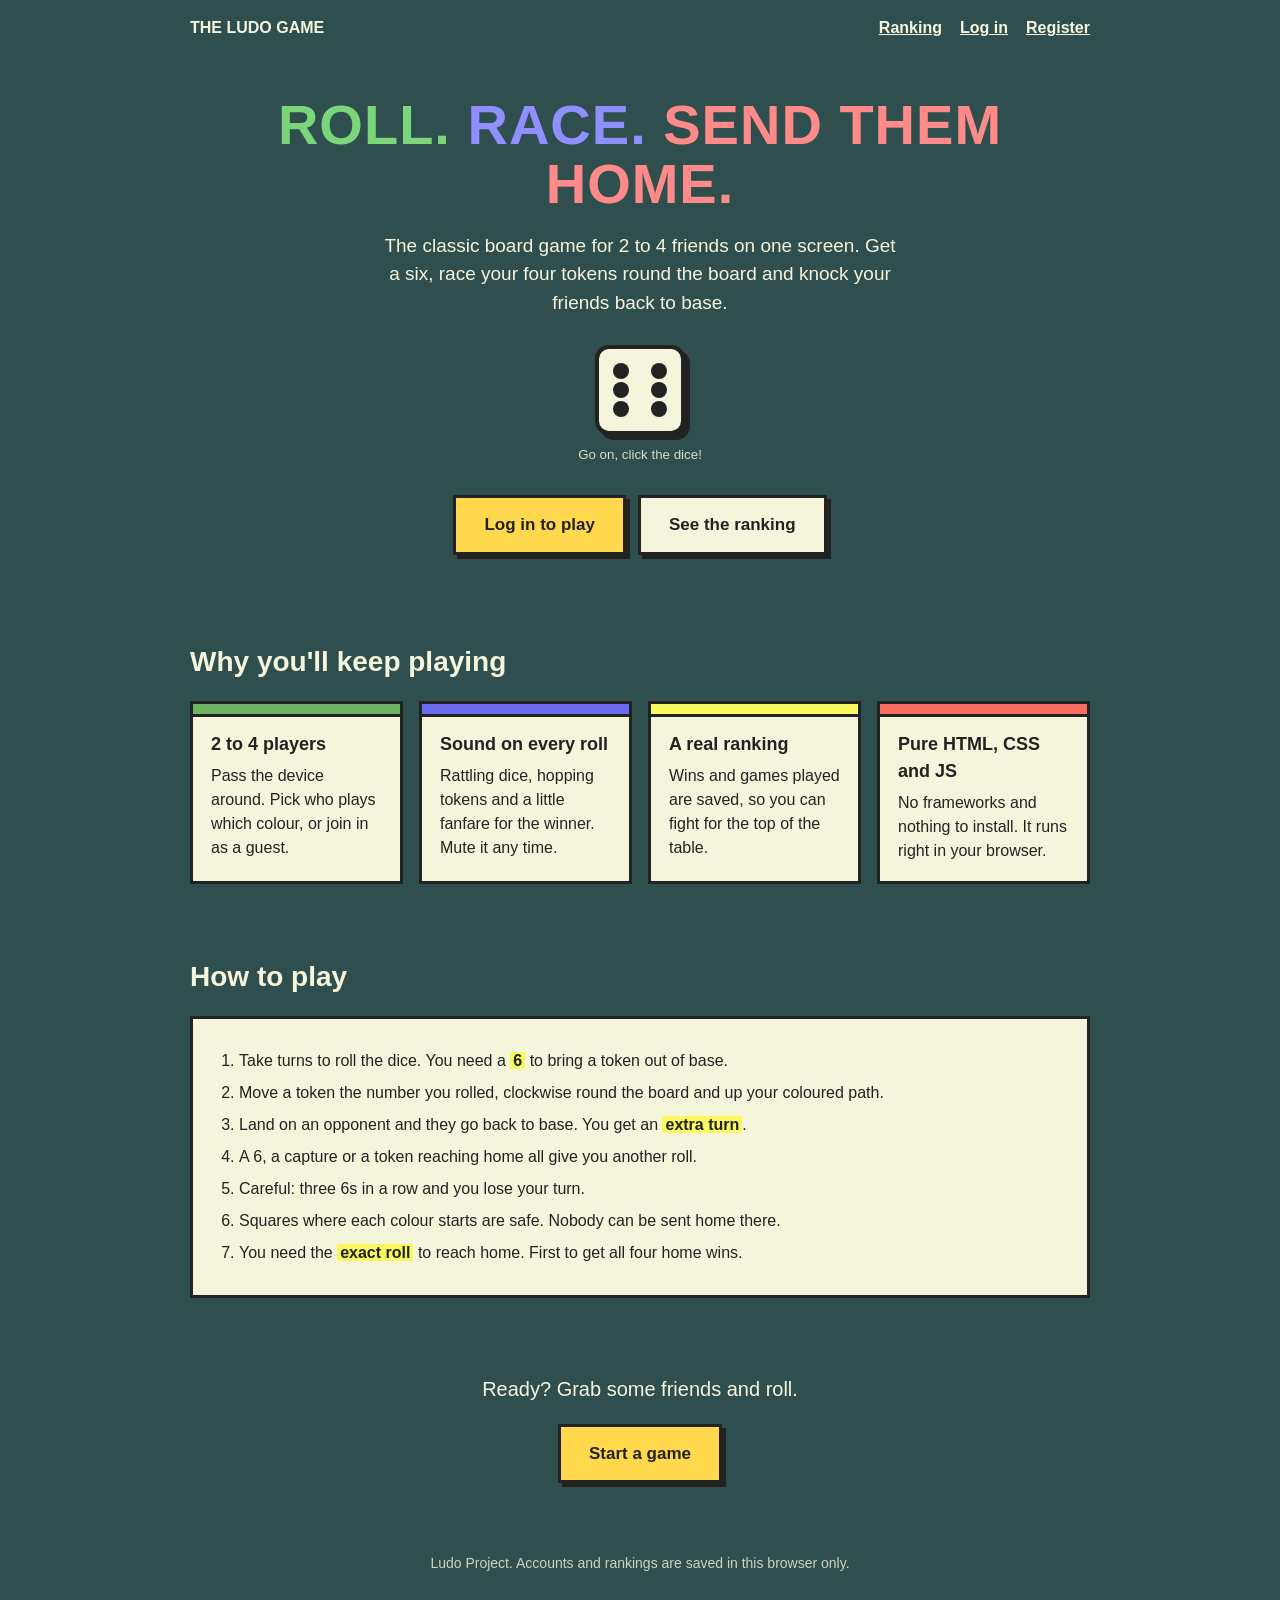
<file: index.html>
<!DOCTYPE html>
<html lang="en">
  <head>
    <meta charset="UTF-8" />
    <meta name="viewport" content="width=device-width, initial-scale=1" />
    <title>Ludo Project - Roll. Race. Send them home.</title>
    <script src="js/storage.js"></script>

    <style>
      * {
        margin: 0;
        padding: 0;
        box-sizing: border-box;
      }

      :root {
        --green: rgba(0, 128, 0, 0.562);
        --blue: rgba(0, 0, 255, 0.562);
        --yellow: rgba(255, 255, 0, 0.562);
        --red: rgba(255, 0, 0, 0.562);
        --ink: #222222;
        --paper: beige;
      }

      body {
        background-color: darkslategrey;
        color: var(--paper);
        font-family: "Trebuchet MS", Verdana, sans-serif;
        font-size: 16px;
        line-height: 1.5;
      }

      a {
        color: inherit;
      }

      .wrap {
        width: 90%;
        max-width: 900px;
        margin: 0 auto;
      }

      /* top bar */
      .top {
        display: flex;
        justify-content: space-between;
        align-items: center;
        padding: 16px 0;
        font-weight: bold;
      }

      .top nav {
        display: flex;
        gap: 18px;
      }

      /* hero */
      .hero {
        text-align: center;
        padding: 40px 0 50px;
      }

      .hero h1 {
        font-size: 56px;
        line-height: 1.05;
        letter-spacing: 1px;
        text-transform: uppercase;
      }

      .hero h1 span:nth-child(1) { color: #7bd67b; }
      .hero h1 span:nth-child(2) { color: #8f8fff; }
      .hero h1 span:nth-child(3) { color: #ff8a8a; }

      .hero p.lead {
        max-width: 520px;
        margin: 18px auto 28px;
        font-size: 19px;
      }

      /* the dice you can click */
      .dice-box {
        display: flex;
        flex-direction: column;
        align-items: center;
        gap: 10px;
        margin-bottom: 30px;
      }

      #die {
        width: 90px;
        height: 90px;
        padding: 12px;
        display: grid;
        grid-template: repeat(3, 1fr) / repeat(3, 1fr);
        background: var(--paper);
        border: 4px solid var(--ink);
        border-radius: 14px;
        box-shadow: 5px 5px 0 var(--ink);
        cursor: pointer;
        transition: transform 0.15s;
      }

      #die:hover {
        transform: rotate(-4deg);
      }

      #die:focus-visible {
        outline: 3px solid var(--yellow);
        outline-offset: 4px;
      }

      #die.rolling {
        animation: shake 0.5s;
      }

      #die i {
        width: 16px;
        height: 16px;
        margin: auto;
        border-radius: 50%;
        background: transparent;
      }

      #die i.on {
        background: var(--ink);
      }

      .dice-box small {
        opacity: 0.85;
      }

      @keyframes shake {
        0% { transform: rotate(0) translateY(0); }
        20% { transform: rotate(-25deg) translateY(-14px); }
        40% { transform: rotate(20deg) translateY(0); }
        60% { transform: rotate(-15deg) translateY(-8px); }
        80% { transform: rotate(10deg) translateY(0); }
        100% { transform: rotate(0) translateY(0); }
      }

      /* buttons */
      .buttons {
        display: flex;
        justify-content: center;
        flex-wrap: wrap;
        gap: 12px;
      }

      .btn {
        display: inline-block;
        padding: 14px 28px;
        border: 3px solid var(--ink);
        background: var(--paper);
        color: var(--ink);
        font-weight: bold;
        font-size: 17px;
        text-decoration: none;
        box-shadow: 4px 4px 0 var(--ink);
        transition: transform 0.1s, box-shadow 0.1s;
      }

      .btn:hover {
        transform: translate(2px, 2px);
        box-shadow: 2px 2px 0 var(--ink);
      }

      .btn.main {
        background: #ffd84d;
      }

      /* sections */
      section {
        padding: 36px 0;
      }

      h2 {
        margin-bottom: 18px;
        font-size: 28px;
      }

      .cards {
        display: grid;
        grid-template-columns: repeat(auto-fit, minmax(190px, 1fr));
        gap: 16px;
      }

      .card {
        padding: 18px;
        background: var(--paper);
        color: var(--ink);
        border: 3px solid var(--ink);
      }

      .card::before {
        content: "";
        display: block;
        height: 10px;
        margin: -18px -18px 14px;
        border-bottom: 3px solid var(--ink);
      }

      .card.g::before { background: var(--green); }
      .card.b::before { background: var(--blue); }
      .card.y::before { background: var(--yellow); }
      .card.r::before { background: var(--red); }

      .card h3 {
        margin-bottom: 6px;
        font-size: 18px;
      }

      /* rules */
      .rules {
        padding: 22px 26px 22px 46px;
        background: var(--paper);
        color: var(--ink);
        border: 3px solid var(--ink);
      }

      .rules li {
        margin: 8px 0;
      }

      .rules b {
        background: var(--yellow);
        padding: 0 3px;
      }

      /* the call to action at the bottom */
      .last {
        text-align: center;
        padding: 40px 0 50px;
      }

      .last p {
        margin-bottom: 20px;
        font-size: 20px;
      }

      footer {
        padding: 20px 0 30px;
        text-align: center;
        font-size: 14px;
        opacity: 0.8;
      }

      @media (max-width: 600px) {
        .hero h1 { font-size: 38px; }
        h2 { font-size: 23px; }
      }

      @media (prefers-reduced-motion: reduce) {
        #die.rolling { animation: none; }
        #die, .btn { transition: none; }
      }
    </style>
  </head>

  <body>
    <div class="wrap">
      <div class="top">
        <span>THE LUDO GAME</span>
        <nav>
          <a href="ranking.html">Ranking</a>
          <a href="login.html" class="guest-only">Log in</a>
          <a href="register.html" class="guest-only">Register</a>
        </nav>
      </div>

      <header class="hero">
        <h1><span>Roll.</span> <span>Race.</span> <span>Send them home.</span></h1>
        <p class="lead">
          The classic board game for 2 to 4 friends on one screen. Get a six, race your four tokens
          round the board and knock your friends back to base.
        </p>

        <div class="dice-box">
          <div id="die" role="button" tabindex="0" aria-label="Roll the dice"></div>
          <small id="dieText">Go on, click the dice!</small>
        </div>

        <div class="buttons">
          <a href="Ludo_Board_Project.html" class="btn main" id="playBtn">Play now</a>
          <a href="ranking.html" class="btn">See the ranking</a>
        </div>
      </header>

      <section>
        <h2>Why you'll keep playing</h2>
        <div class="cards">
          <div class="card g">
            <h3>2 to 4 players</h3>
            <p>Pass the device around. Pick who plays which colour, or join in as a guest.</p>
          </div>
          <div class="card b">
            <h3>Sound on every roll</h3>
            <p>Rattling dice, hopping tokens and a little fanfare for the winner. Mute it any time.</p>
          </div>
          <div class="card y">
            <h3>A real ranking</h3>
            <p>Wins and games played are saved, so you can fight for the top of the table.</p>
          </div>
          <div class="card r">
            <h3>Pure HTML, CSS and JS</h3>
            <p>No frameworks and nothing to install. It runs right in your browser.</p>
          </div>
        </div>
      </section>

      <section>
        <h2>How to play</h2>
        <ol class="rules">
          <li>Take turns to roll the dice. You need a <b>6</b> to bring a token out of base.</li>
          <li>Move a token the number you rolled, clockwise round the board and up your coloured path.</li>
          <li>Land on an opponent and they go back to base. You get an <b>extra turn</b>.</li>
          <li>A 6, a capture or a token reaching home all give you another roll.</li>
          <li>Careful: three 6s in a row and you lose your turn.</li>
          <li>Squares where each colour starts are safe. Nobody can be sent home there.</li>
          <li>You need the <b>exact roll</b> to reach home. First to get all four home wins.</li>
        </ol>
      </section>

      <section class="last">
        <p id="lastText">Ready? Grab some friends and roll.</p>
        <a href="Ludo_Board_Project.html" class="btn main">Start a game</a>
      </section>

      <footer>Ludo Project. Accounts and rankings are saved in this browser only.</footer>
    </div>

    <script>
      /* ---- the dice on the page ---- */
      const die = document.getElementById("die");
      const dieText = document.getElementById("dieText");

      // which of the 9 dots light up for each number
      const DOTS = {
        1: [4],
        2: [0, 8],
        3: [0, 4, 8],
        4: [0, 2, 6, 8],
        5: [0, 2, 4, 6, 8],
        6: [0, 2, 3, 5, 6, 8]
      };

      for (let i = 0; i < 9; i++) {
        die.appendChild(document.createElement("i"));
      }

      function showFace(n) {
        die.querySelectorAll("i").forEach(function (dot, i) {
          dot.classList.toggle("on", DOTS[n].indexOf(i) !== -1);
        });
      }

      const REACTIONS = {
        1: "A 1. Ouch.",
        2: "A 2. Slow and steady.",
        3: "A 3. Not bad.",
        4: "A 4. Getting there.",
        5: "A 5. So close to a 6!",
        6: "A SIX! Bring a token out and roll again."
      };

      let rolling = false;

      function rollDie() {
        if (rolling) return;
        rolling = true;
        die.classList.add("rolling");
        dieText.textContent = "Rolling...";

        // flicker through faces while it shakes
        const flicker = setInterval(function () {
          showFace(Math.floor(Math.random() * 6) + 1);
        }, 70);

        setTimeout(function () {
          clearInterval(flicker);
          const n = Math.floor(Math.random() * 6) + 1;
          showFace(n);
          dieText.textContent = REACTIONS[n];
          die.classList.remove("rolling");
          rolling = false;
        }, 500);
      }

      showFace(6);
      die.addEventListener("click", rollDie);
      die.addEventListener("keydown", function (e) {
        if (e.key === "Enter" || e.key === " ") {
          e.preventDefault();
          rollDie();
        }
      });

      /* ---- change the page a little if the player is signed in ---- */
      const user = getCurrentUser();
      if (user) {
        document.querySelectorAll(".guest-only").forEach(function (link) {
          link.style.display = "none";
        });
        document.getElementById("lastText").textContent =
          "Welcome back, " + user.username + ". Your friends are waiting.";
      } else {
        document.getElementById("playBtn").textContent = "Log in to play";
      }
    </script>
  </body>
</html>
</file>
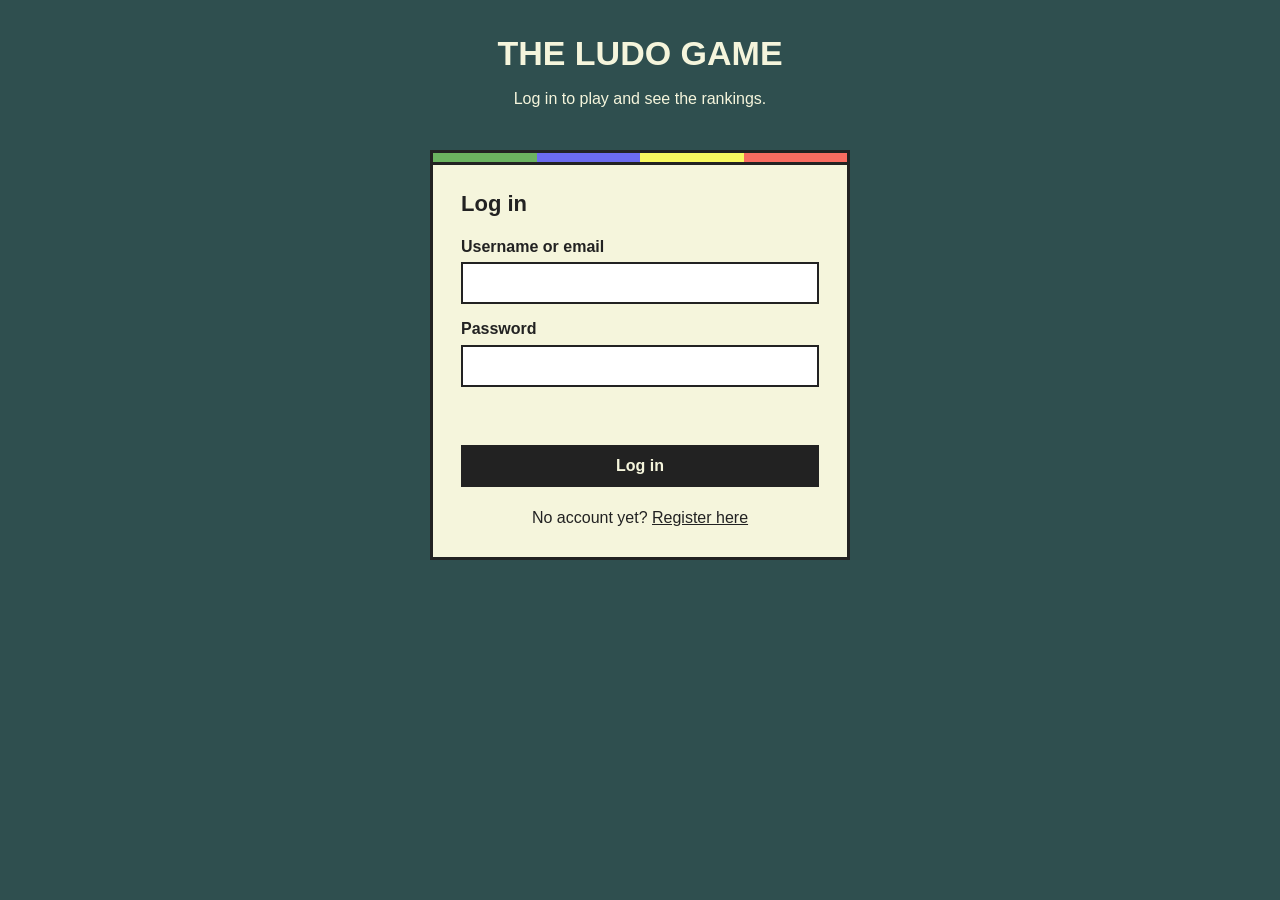
<file: login.html>
<!DOCTYPE html>
<html lang="en">
  <head>
    <meta charset="UTF-8" />
    <meta name="viewport" content="width=device-width, initial-scale=1" />
    <title>Log in - Ludo Project</title>
    <link rel="stylesheet" href="css/style.css" />
    <script src="js/storage.js"></script>
    <script>skipIfLoggedIn();</script>
  </head>

  <body>
    <h1>THE LUDO GAME</h1>
    <p class="subtitle">Log in to play and see the rankings.</p>

    <div class="panel">
      <div class="strip"><span class="g"></span><span class="b"></span><span class="y"></span><span class="r"></span></div>

      <h2>Log in</h2>

      <form id="loginForm" novalidate>
        <label for="user">Username or email</label>
        <input type="text" id="user" autocomplete="username" />

        <label for="password">Password</label>
        <input type="password" id="password" autocomplete="current-password" />

        <p class="message" id="message" role="alert"></p>

        <button type="submit" class="action">Log in</button>
      </form>

      <p class="switch">No account yet? <a href="register.html">Register here</a></p>
    </div>

    <script src="js/login.js"></script>
  </body>
</html>
</file>
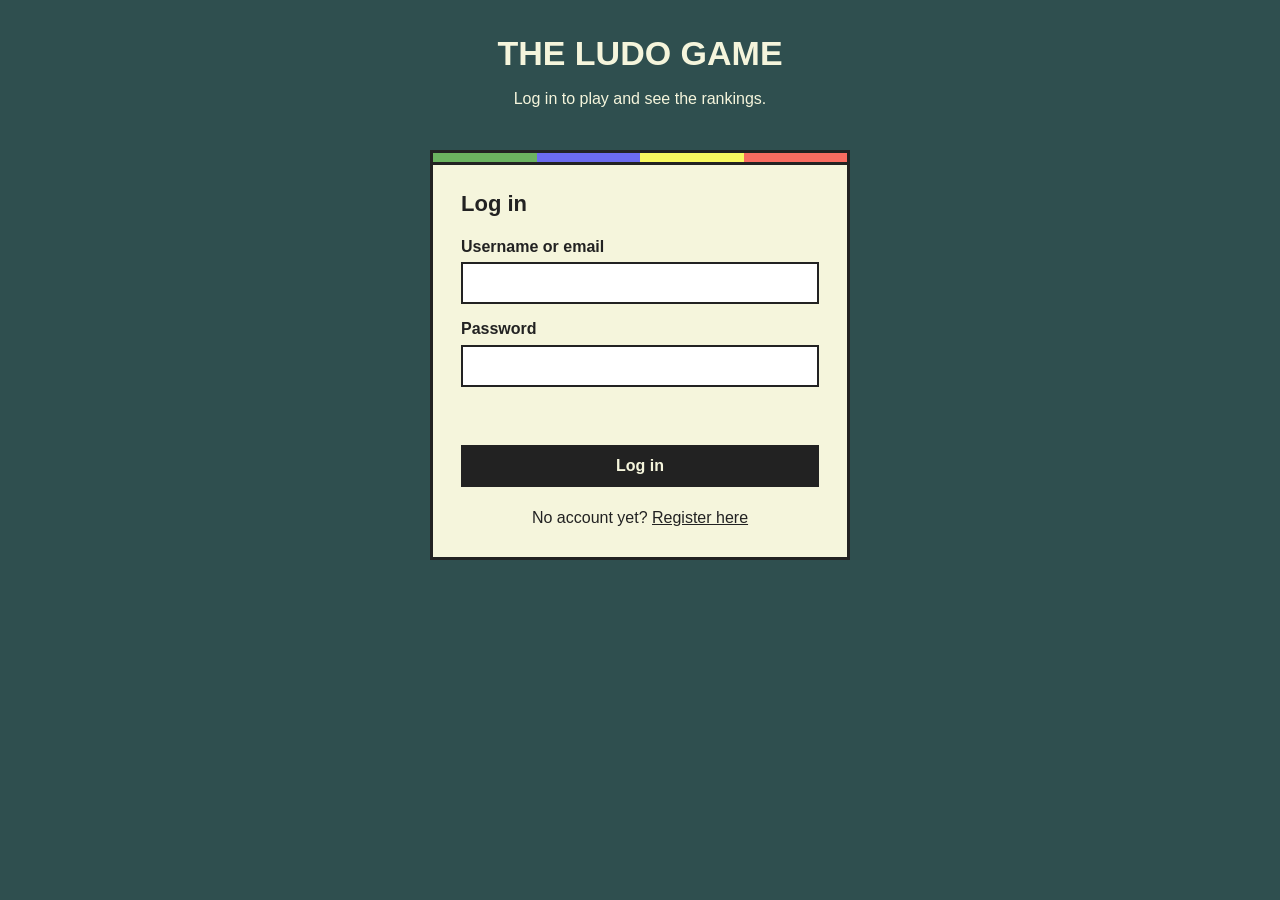
<file: Ludo_Board_Project.html>
<!DOCTYPE html>
<html>
  <head>
    <title>Ludo Project</title>
    <link rel="stylesheet" href="css/nav.css" />
    <link rel="stylesheet" href="css/game.css" />
    <script src="js/storage.js"></script>
    <script>requireLogin();</script>

    <style>
      /* *HTML RESET */
      * {
        margin: 0;
        padding: 0;
      }

      /* *STYLING THE BODY OF THE PAGE */
      body {
        display: flex;
        flex-direction: column;
        justify-content: center; 
        align-items: center;
        text-align: center;
        background-color: darkslategrey;
      }

      /* *STYLING THE PAGE HEADING */
      #heading {
        /* text-align: center; */
        width: 100%;
        margin: 20px 0;
      }

      /* *STYLING THE DIV THAT HOLDS THE TABLE ELEMENT */
      #table {
        display: flex;
        justify-content: center;
        align-items: center;
        width: 80%;
        margin: 40px auto;
        /* border-radius: 10px; */

      }
      
      /* *DEFINING THE VARIOUS COLOR CLASSES */

      /* *The Green Class */
      .green {
        background-color: rgba(0, 128, 0, 0.562); 
      }

      /* The Blue Class */
      .blue {
        background-color: rgba(0, 0, 255, 0.562);
      }
      
      /* The Red Class */
      .red {
        background-color: rgba(255, 0, 0, 0.562);
      }
      
      /* The Yellow Class */
      .yellow {
        background-color: rgba(255, 255, 0, 0.562);
      }
      
      /* The White Class */
      .white {
        background-color: beige;
      }
      
      /* *DEFINING THE TWO SIZE CLASSES */

      /* The Big Class */
      /* This is for the four major boxes. For the blue, green, yellow and red big boxes. */
      .big {
        padding: 80px;
      }
      
      /* The Small Class */
      /* This is for the smaller ludo boxes. For the small spaces in-between the large boxes. */
      .small {
        padding: 30px;
      }

      /* The Middle Id */
      /* This is for the middle box on the ludo set. Setting its size. */
      #middle {
        padding: 50px;
        font-size: 40px;
        text-align: center;
      }
      
      /* *STYLING THE TABLE ITSELF */
      table {
        border-collapse: collapse;
        /* border-radius: 10px; */
        font-size: 20px;
        font-weight: bold;
        text-transform: uppercase;
        text-align: center;
      }
      
      /* *STYLING THE HEADINGS AND CELLS OF THE TABLE. (Just giving them a border) */
      th, td {
        /* border-collapse: collapse; */
        border: 3px solid #222222;
      }

    </style>
  </head>

  <body>
    <div id="nav"></div>

    <div id="heading">
      <h1>THE LUDO GAME</h1>
    </div>

    <div id="game-panel"></div>

    <div id="table">
      <table>
        <tbody>
          <!-- *FIRST SECTION -->
          <!-- FIRST ROW -->
          <tr>
            <td class="green big" colspan="5" rowspan="5">Green</td>
            <td class="white small"></td>
            <td class="white small"></td>
            <td class="white small"></td>
            <td class="blue big" rowspan="5" colspan="5">Blue</td>
          </tr>
      
          <!-- SECOND ROW -->
          <tr>
            <td class="white small"></td>
            <td class="blue small"></td>
            <td class="blue small"></td>
          </tr>

          <!-- THIRD ROW -->
          <tr>
            <td class="white small"></td>
            <td class="blue small"></td>
            <td class="white small"></td>
          </tr>

          <!-- FOURTH ROW -->
          <tr>
            <td class="white small"></td>
            <td class="blue small"></td>
            <td class="white small"></td>
          </tr>

          <!-- FIFTH ROW -->
          <tr>
            <td class="white small"></td>
            <td class="blue small"></td>
            <td class="white small"></td>
          </tr>


          <!-- *MIDDLE SECTION -->
          <!-- FIRST ROW -->
          <tr>
            <td class="white small"></td>
            <td class="green small"></td>
            <td class="white small"></td>
            <td class="white small"></td>
            <td class="white small"></td>

            <td id="middle" rowspan="3" colspan="3">Ludo</td>

            <td class="white small"></td>
            <td class="white small"></td>
            <td class="white small"></td>
            <td class="white small"></td>
            <td class="white small"></td>
          </tr>

          <!-- SECOND ROW -->
          <tr>
            <td class="white small"></td>
            <td class="green small"></td>
            <td class="green small"></td>
            <td class="green small"></td>
            <td class="green small"></td>
            <td class="yellow small"></td>
            <td class="yellow small"></td>
            <td class="yellow small"></td>
            <td class="yellow small"></td>
            <td class="white small"></td>
          </tr>

          <!-- THIRD ROW -->
          <tr>
            <td class="white small"></td>
            <td class="white small"></td>
            <td class="white small"></td>
            <td class="white small"></td>
            <td class="white small"></td>
            <td class="white small"></td>
            <td class="white small"></td>
            <td class="white small"></td>
            <td class="yellow small"></td>
            <td class="white small"></td>
          </tr>


          <!-- *LAST SECTION -->
          <!-- FIRST ROW -->
          <tr>
            <td class="red big" colspan="5" rowspan="5">Red</td>
            <td class="white small"></td>
            <td class="red small"></td>
            <td class="white small"></td>
            <td class="yellow big" rowspan="5" colspan="5">Yellow</td>
          </tr>
      
          <!-- SECOND ROW -->
          <tr>
            <td class="white small"></td>
            <td class="red small"></td>
            <td class="white small"></td>
          </tr>
      
          <!-- THIRD ROW -->
          <tr>
            <td class="white small"></td>
            <td class="red small"></td>
            <td class="white small"></td>
          </tr>
      
          <!-- FOURTH ROW -->
          <tr>
            <td class="red small"></td>
            <td class="red small"></td>
            <td class="white small"></td>
          </tr>
      
          <!-- FIFTH ROW -->
          <tr>
            <td class="white small"></td>
            <td class="white small"></td>
            <td class="white small"></td>
          </tr>
        </tbody>
      </table>
    </div>
    <script>renderNav();</script>
    <script src="js/sound.js"></script>
    <script src="js/game.js"></script>
  </body>
</html>
</file>
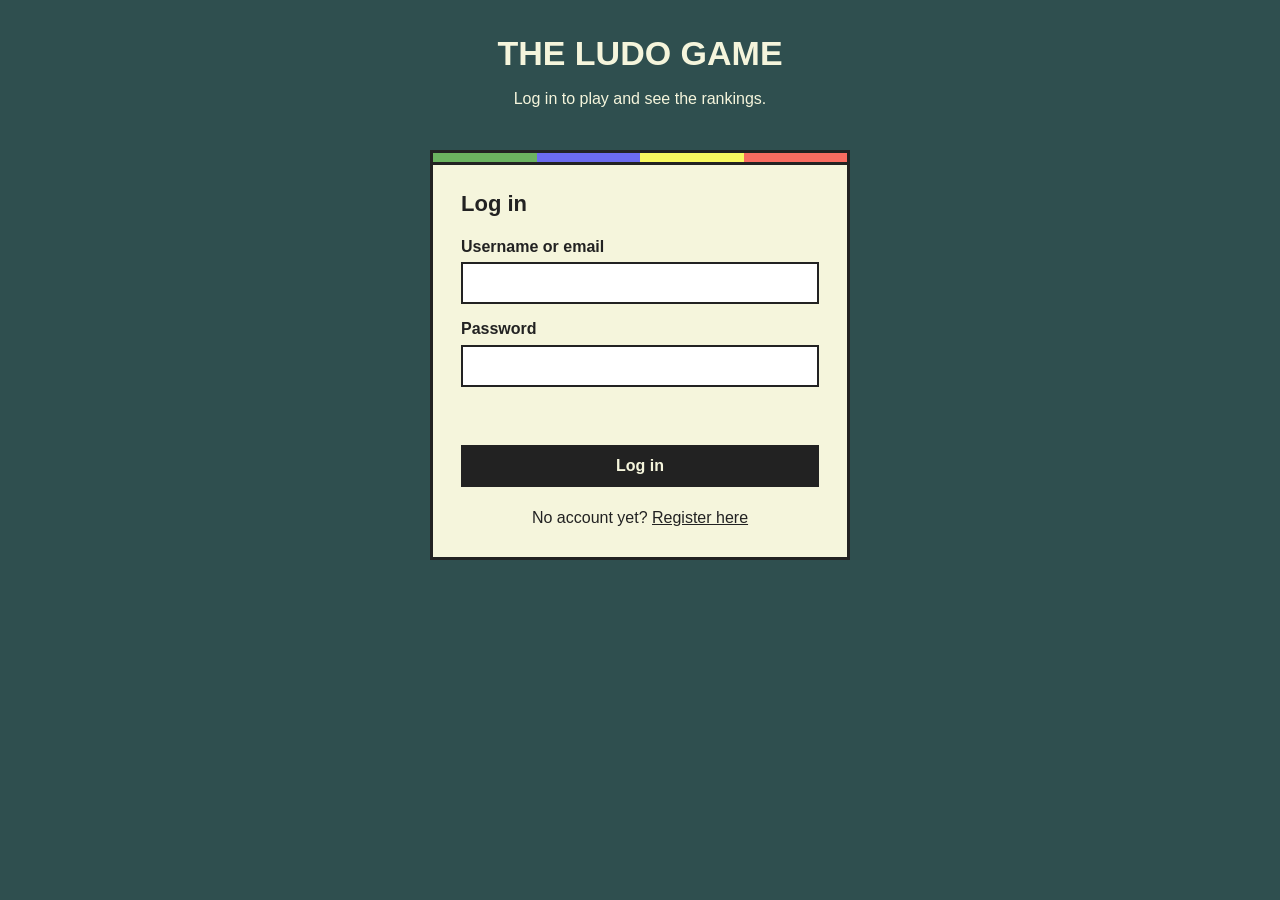
<file: ranking.html>
<!DOCTYPE html>
<html lang="en">
  <head>
    <meta charset="UTF-8" />
    <meta name="viewport" content="width=device-width, initial-scale=1" />
    <title>Ranking - Ludo Project</title>
    <link rel="stylesheet" href="css/nav.css" />
    <link rel="stylesheet" href="css/style.css" />
    <script src="js/storage.js"></script>
    <script>requireLogin();</script>
  </head>

  <body>
    <div id="nav"></div>

    <h1>Ranking</h1>
    <p class="subtitle">A win is 3 points. Playing a game and not winning is 1 point.</p>

    <div class="panel wide">
      <div class="strip"><span class="g"></span><span class="b"></span><span class="y"></span><span class="r"></span></div>

      <div class="table-wrap">
        <table>
          <thead>
            <tr>
              <th>Rank</th>
              <th>Player</th>
              <th>Played</th>
              <th>Wins</th>
              <th>Losses</th>
              <th>Win rate</th>
              <th>Points</th>
            </tr>
          </thead>
          <tbody id="rankBody"></tbody>
        </table>
      </div>
      <p class="note">Players with the same points and wins share a rank.</p>

      <div class="section-gap">
        <h2>Record a game</h2>

        <form id="matchForm" novalidate>
          <label>Who played? (2 to 4 players)</label>
          <div class="players" id="playerList"></div>

          <label for="winner">Winner</label>
          <select id="winner"></select>

          <p class="message" id="matchMessage" role="alert"></p>
          <button type="submit" class="action">Save result</button>
        </form>
      </div>

      <div class="section-gap">
        <h2>Add a guest player</h2>
        <p class="note">For friends who don't have an account. Guests appear in the ranking but can't log in.</p>
        <form id="guestForm" novalidate>
          <div class="row">
            <input type="text" id="guestName" placeholder="Guest name" aria-label="Guest name" />
            <button type="submit" class="plain">Add guest</button>
          </div>
          <p class="message" id="guestMessage" role="alert"></p>
        </form>
      </div>

      <div class="row-end">
        <span class="note">Results are saved in this browser only.</span>
        <button type="button" class="plain" id="resetBtn">Reset ranking</button>
      </div>
    </div>

    <script src="js/ranking.js"></script>
  </body>
</html>
</file>
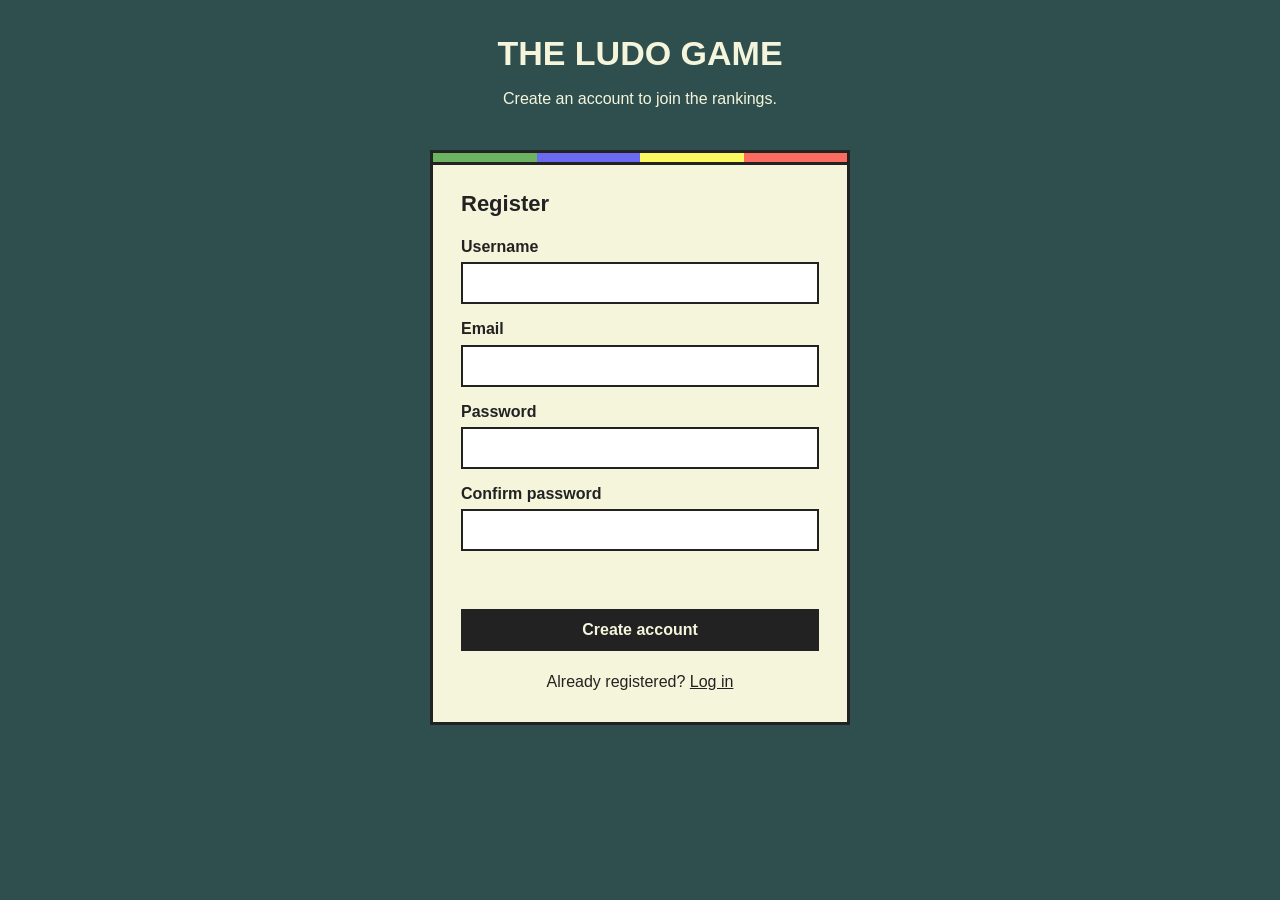
<file: register.html>
<!DOCTYPE html>
<html lang="en">
  <head>
    <meta charset="UTF-8" />
    <meta name="viewport" content="width=device-width, initial-scale=1" />
    <title>Register - Ludo Project</title>
    <link rel="stylesheet" href="css/style.css" />
    <script src="js/storage.js"></script>
    <script>skipIfLoggedIn();</script>
  </head>

  <body>
    <h1>THE LUDO GAME</h1>
    <p class="subtitle">Create an account to join the rankings.</p>

    <div class="panel">
      <div class="strip"><span class="g"></span><span class="b"></span><span class="y"></span><span class="r"></span></div>

      <h2>Register</h2>

      <form id="registerForm" novalidate>
        <label for="username">Username</label>
        <input type="text" id="username" autocomplete="username" />

        <label for="email">Email</label>
        <input type="email" id="email" autocomplete="email" />

        <label for="password">Password</label>
        <input type="password" id="password" autocomplete="new-password" />

        <label for="confirm">Confirm password</label>
        <input type="password" id="confirm" autocomplete="new-password" />

        <p class="message" id="message" role="alert"></p>

        <button type="submit" class="action">Create account</button>
      </form>

      <p class="switch">Already registered? <a href="login.html">Log in</a></p>
    </div>

    <script src="js/register.js"></script>
  </body>
</html>
</file>
<file: css/style.css>
/* style.css - login, register and ranking pages.
   Uses the same colours and 3px dark borders as the board. */

* {
  margin: 0;
  padding: 0;
  box-sizing: border-box;
}

body {
  min-height: 100vh;
  display: flex;
  flex-direction: column;
  align-items: center;
  background-color: darkslategrey;
  color: #222222;
  font-family: "Trebuchet MS", Verdana, sans-serif;
  font-size: 16px;
  line-height: 1.4;
}

h1 {
  width: 100%;
  margin: 30px 0 10px;
  text-align: center;
  color: beige;
  font-size: 34px;
}

.subtitle {
  color: beige;
  margin-bottom: 20px;
  text-align: center;
}

/* the box that holds a form or a table */
.panel {
  width: 90%;
  max-width: 420px;
  margin: 20px auto 40px;
  padding: 28px;
  background-color: beige;
  border: 3px solid #222222;
}

.panel.wide {
  max-width: 900px;
}

/* the four board colours, used as a strip on top of each panel */
.strip {
  display: flex;
  height: 12px;
  margin: -28px -28px 24px;
  border-bottom: 3px solid #222222;
}

.strip span {
  flex: 1;
}

.strip .g { background-color: rgba(0, 128, 0, 0.562); }
.strip .b { background-color: rgba(0, 0, 255, 0.562); }
.strip .y { background-color: rgba(255, 255, 0, 0.562); }
.strip .r { background-color: rgba(255, 0, 0, 0.562); }

h2 {
  font-size: 22px;
  margin-bottom: 16px;
}

/* forms */
label {
  display: block;
  margin: 14px 0 4px;
  font-weight: bold;
}

input[type="text"],
input[type="email"],
input[type="password"],
select {
  width: 100%;
  padding: 10px;
  border: 2px solid #222222;
  background-color: white;
  font-family: inherit;
  font-size: 16px;
}

input:focus,
select:focus,
button:focus-visible {
  outline: 3px solid rgba(0, 0, 255, 0.562);
  outline-offset: 1px;
}

button.action {
  display: block;
  width: 100%;
  margin-top: 22px;
  padding: 12px;
  background-color: #222222;
  color: beige;
  border: none;
  font-family: inherit;
  font-size: 16px;
  font-weight: bold;
  cursor: pointer;
}

button.action:hover {
  background-color: #444444;
}

button.plain {
  padding: 10px 14px;
  background-color: transparent;
  border: 2px solid #222222;
  font-family: inherit;
  font-size: 15px;
  cursor: pointer;
}

button.plain:hover {
  background-color: #222222;
  color: beige;
}

.message {
  min-height: 22px;
  margin-top: 14px;
  font-weight: bold;
  color: #a00000;
}

.message.ok {
  color: darkgreen;
}

.switch {
  margin-top: 20px;
  text-align: center;
}

.switch a {
  color: #222222;
}

/* ranking table */
.table-wrap {
  overflow-x: auto;
}

table {
  width: 100%;
  border-collapse: collapse;
  text-align: center;
}

th,
td {
  padding: 10px 12px;
  border: 3px solid #222222;
}

th {
  background-color: #222222;
  color: beige;
}

td.name {
  text-align: left;
}

tr.me td {
  background-color: rgba(255, 255, 0, 0.562);
  font-weight: bold;
}

td.empty {
  padding: 24px;
}

.note {
  margin-top: 10px;
  font-size: 14px;
}

/* record a match */
.section-gap {
  margin-top: 36px;
  padding-top: 24px;
  border-top: 3px solid #222222;
}

.players {
  display: grid;
  grid-template-columns: repeat(auto-fill, minmax(150px, 1fr));
  gap: 8px;
  margin-top: 6px;
}

.players label {
  display: flex;
  align-items: center;
  gap: 8px;
  margin: 0;
  padding: 8px;
  border: 2px solid #222222;
  background-color: white;
  font-weight: normal;
}

.players input {
  width: auto;
}

.row {
  display: flex;
  gap: 10px;
  margin-top: 6px;
}

.row input {
  flex: 1;
}

.row-end {
  display: flex;
  justify-content: space-between;
  align-items: center;
  margin-top: 36px;
}

@media (max-width: 600px) {
  h1 { font-size: 26px; }
  .panel { padding: 20px; }
  .strip { margin: -20px -20px 20px; }
  th, td { padding: 8px 6px; font-size: 14px; }
}

/* home page (index.html) */
.menu {
  display: flex;
  flex-direction: column;
  gap: 10px;
  margin-top: 22px;
}

.menu-link {
  display: block;
  padding: 12px;
  border: 2px solid #222222;
  color: #222222;
  font-weight: bold;
  text-align: center;
  text-decoration: none;
}

.menu-link:hover {
  background-color: #222222;
  color: beige;
}

.menu-link.primary {
  background-color: #222222;
  color: beige;
}

.menu-link.primary:hover {
  background-color: #444444;
}
</file>
<file: css/nav.css>
/* nav.css - only the top bar, no resets, so it is safe to load on the board page */

.topbar {
  width: 100%;
  display: flex;
  justify-content: space-between;
  align-items: center;
  padding: 12px 30px;
  background-color: #222222;
  font-family: "Trebuchet MS", Verdana, sans-serif;
  font-size: 15px;
  text-align: left;
}

.topbar a {
  color: beige;
  text-decoration: none;
  margin-right: 24px;
  padding-bottom: 2px;
}

.topbar a:hover {
  border-bottom: 2px solid beige;
}

.topbar a.current {
  border-bottom: 2px solid rgba(255, 255, 0, 0.7);
}

.topbar .user span {
  color: beige;
  margin-right: 14px;
}

.topbar button {
  background: none;
  border: 2px solid beige;
  color: beige;
  padding: 4px 12px;
  font-family: inherit;
  font-size: 14px;
  cursor: pointer;
}

.topbar button:hover {
  background-color: beige;
  color: #222222;
}

.topbar a:focus-visible,
.topbar button:focus-visible {
  outline: 2px solid rgba(255, 255, 0, 0.9);
  outline-offset: 2px;
}

@media (max-width: 600px) {
  .topbar {
    flex-direction: column;
    gap: 10px;
    padding: 10px 15px;
  }
}
</file>
<file: css/game.css>
/* game.css - the game panel above the board and the tokens on it.
   Scoped to #game-panel and .token so the board's own styles are not touched. */

#game-panel {
  width: 80%;
  max-width: 700px;
  margin: 0 auto;
  padding: 20px 24px;
  background-color: beige;
  border: 3px solid #222222;
  color: #222222;
  font-family: "Trebuchet MS", Verdana, sans-serif;
  font-size: 16px;
  text-align: left;
}

#game-panel h2 {
  margin-bottom: 12px;
  font-size: 22px;
}

#game-panel .line {
  display: flex;
  align-items: center;
  gap: 16px;
  flex-wrap: wrap;
}

#game-panel .turn {
  flex: 1;
  display: flex;
  align-items: center;
  gap: 10px;
  min-width: 160px;
  font-size: 18px;
  font-weight: bold;
}

#game-panel .dice {
  width: 52px;
  height: 52px;
  display: flex;
  align-items: center;
  justify-content: center;
  background-color: white;
  border: 3px solid #222222;
  font-size: 28px;
  font-weight: bold;
}

#game-panel .msg {
  min-height: 22px;
  margin: 12px 0;
}

#game-panel .players {
  display: flex;
  flex-wrap: wrap;
  gap: 8px 20px;
  margin-bottom: 14px;
}

#game-panel .player {
  display: flex;
  align-items: center;
  gap: 8px;
  padding-bottom: 2px;
  border-bottom: 3px solid transparent;
}

#game-panel .player.active {
  border-bottom-color: #222222;
  font-weight: bold;
}

#game-panel .seats {
  display: grid;
  grid-template-columns: repeat(auto-fit, minmax(230px, 1fr));
  gap: 10px;
  margin: 14px 0 4px;
}

#game-panel .seat {
  display: flex;
  align-items: center;
  gap: 8px;
}

#game-panel select {
  padding: 6px;
  border: 2px solid #222222;
  background-color: white;
  font-family: inherit;
  font-size: 15px;
}

#game-panel .btn {
  padding: 10px 18px;
  background-color: #222222;
  color: beige;
  border: none;
  font-family: inherit;
  font-size: 16px;
  font-weight: bold;
  cursor: pointer;
}

#game-panel .btn:hover:not(:disabled) {
  background-color: #444444;
}

#game-panel .btn:disabled {
  background-color: #888888;
  cursor: not-allowed;
}

#game-panel .small-btn {
  padding: 6px 12px;
  font-size: 14px;
}

#game-panel a {
  color: #222222;
}

/* colour markers: solid versions of the board colours */
.chip {
  display: inline-block;
  width: 18px;
  height: 18px;
  border: 3px solid #222222;
}

.chip.blue, .token.blue { background-color: #2233cc; }
.chip.yellow, .token.yellow { background-color: #e8c600; }
.chip.red, .token.red { background-color: #d42a2a; }
.chip.green, .token.green { background-color: #1c8c2c; }

/* tokens sit on top of the board cells without changing their size */
.token {
  position: absolute;
  width: 26px;
  height: 26px;
  margin: -13px 0 0 -13px;
  box-sizing: border-box;
  border: 3px solid #222222;
  border-radius: 50%;
}

.token.movable {
  z-index: 2;
  box-shadow: 0 0 0 3px white, 0 0 0 5px #222222;
  cursor: pointer;
}

#game-panel button:focus-visible,
#game-panel select:focus-visible,
.token:focus-visible {
  outline: 3px solid rgba(0, 0, 255, 0.562);
  outline-offset: 2px;
}
</file>
